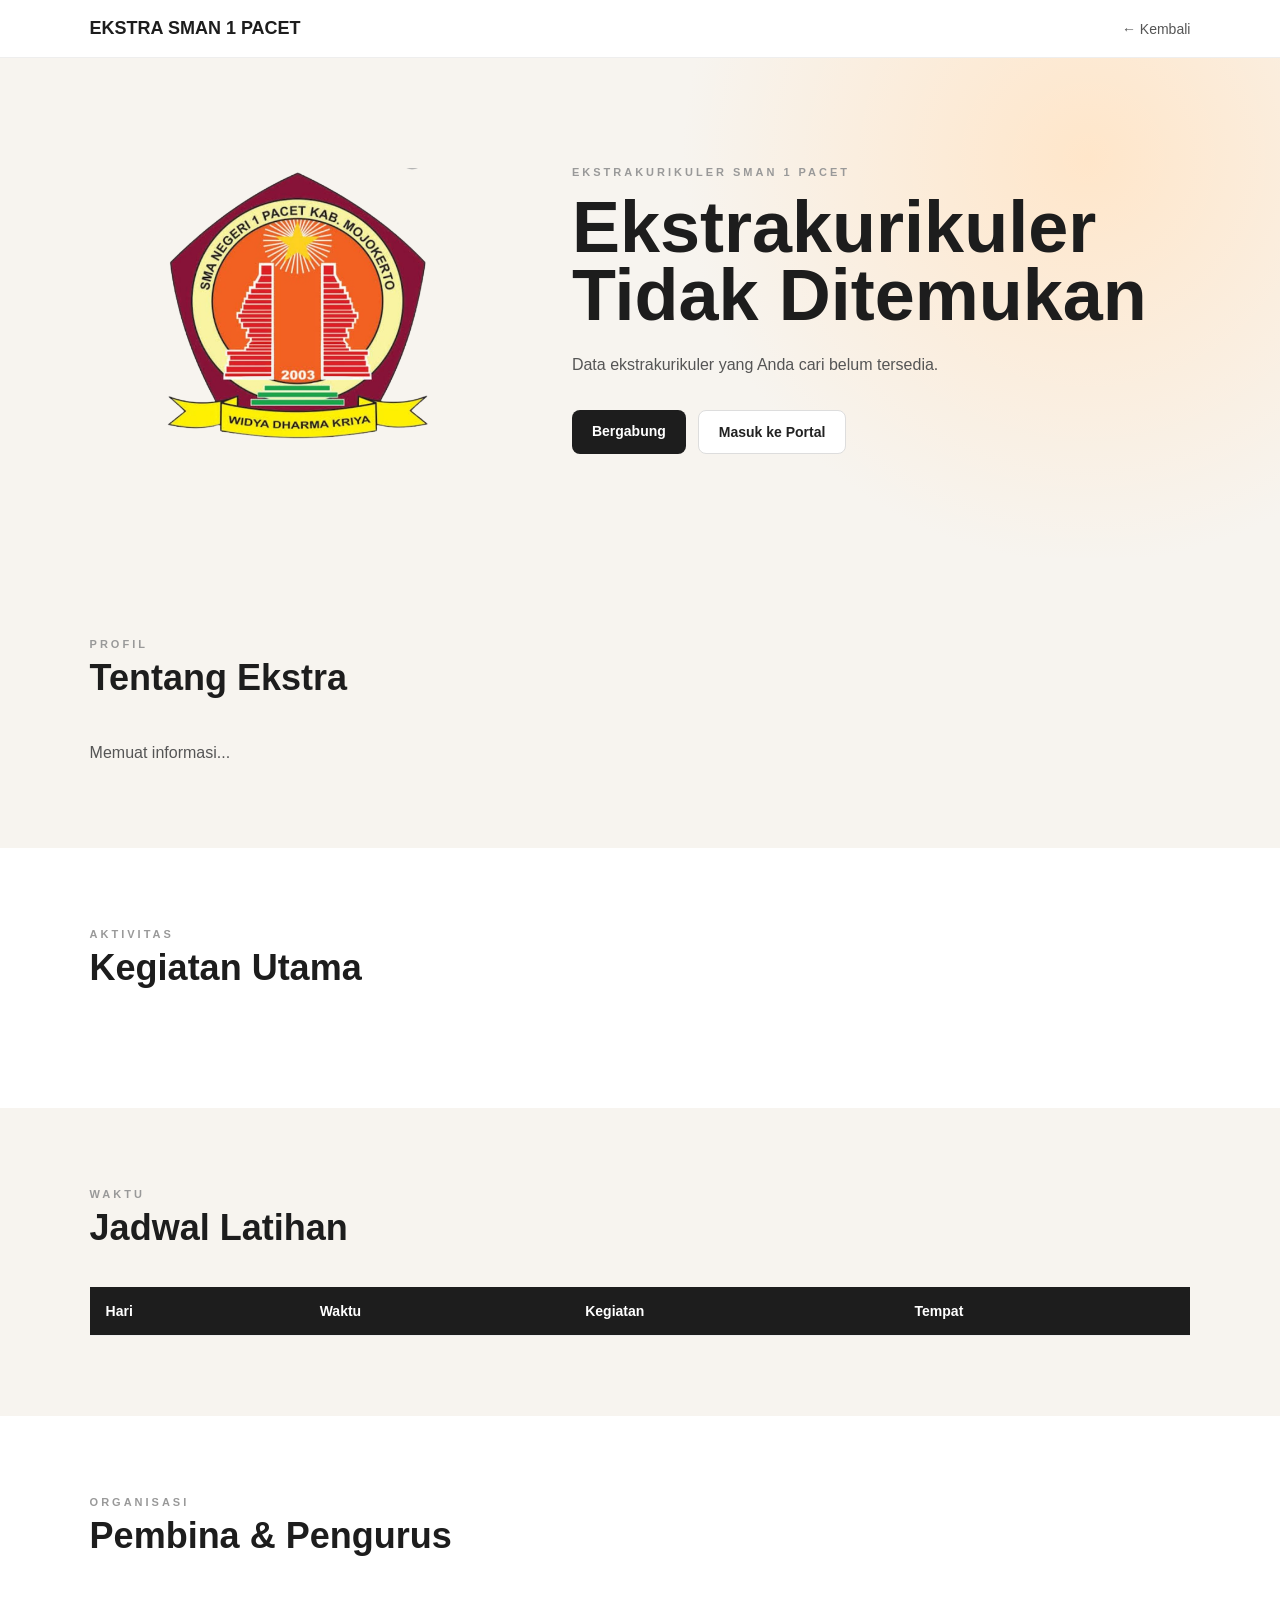
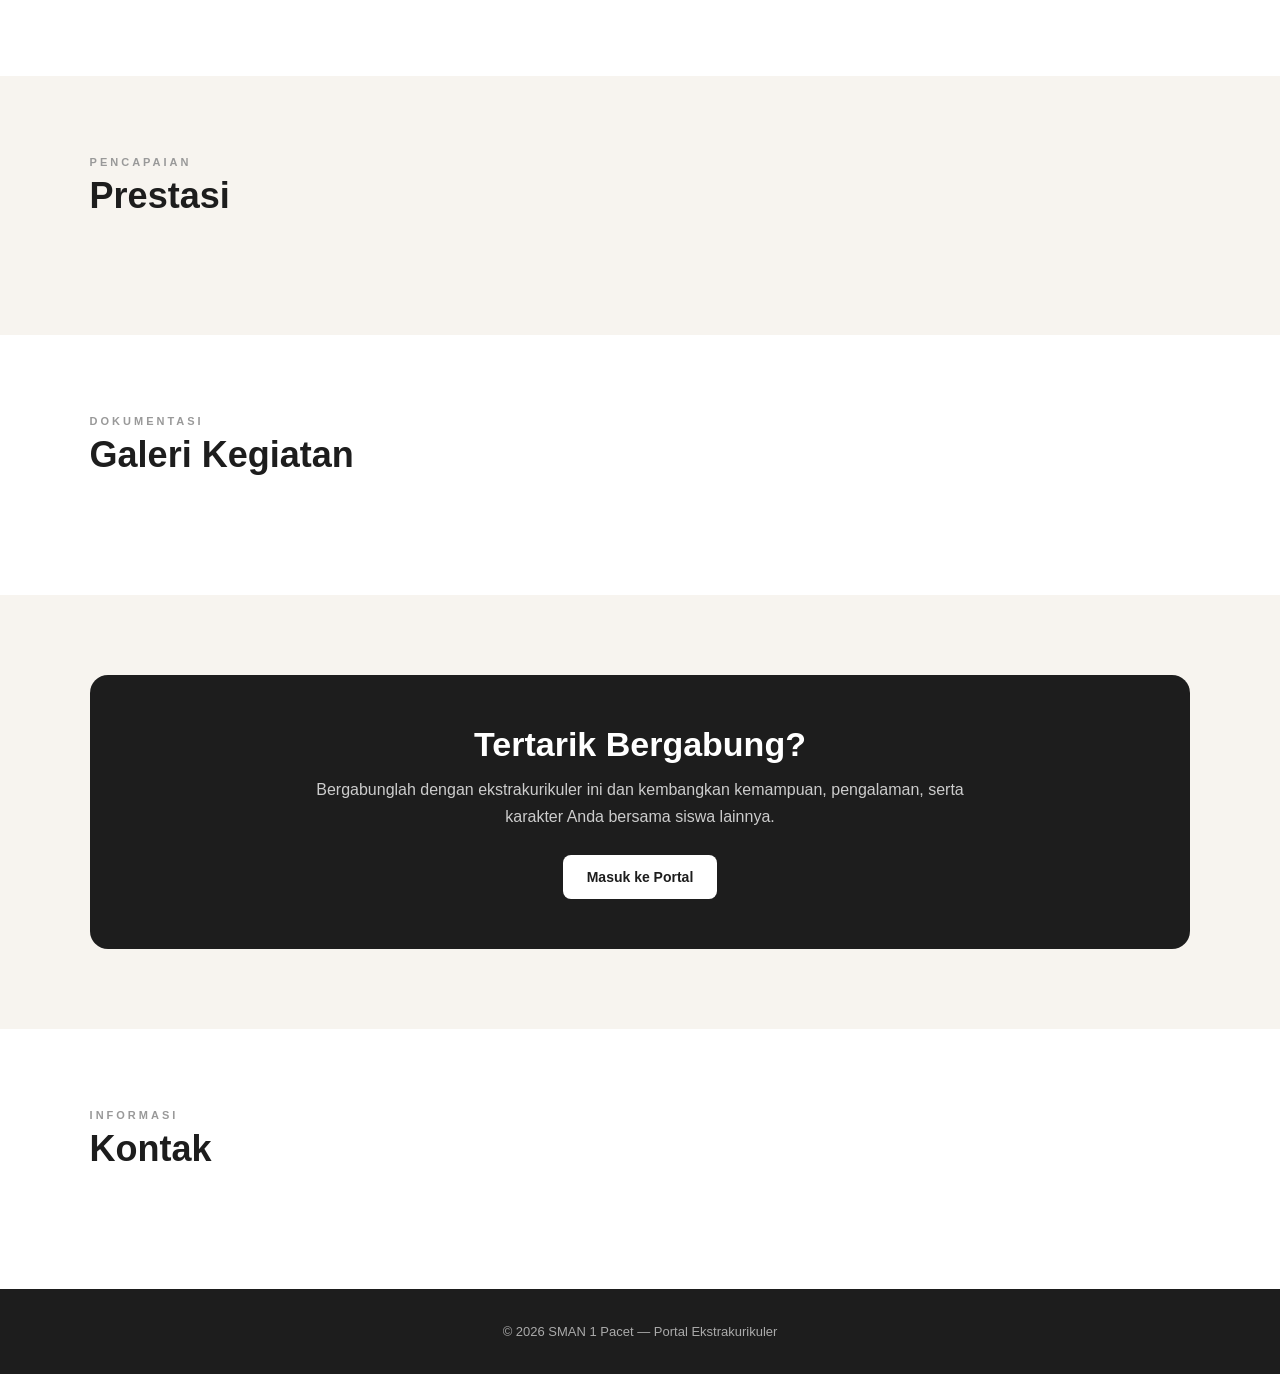
<file: detail.html>
<!DOCTYPE html>
<html lang="id">
<head>
    <meta charset="UTF-8">
    <meta name="viewport" content="width=device-width, initial-scale=1.0">

    <title>Detail Ekstrakurikuler - SMAN 1 Pacet</title>

    <style>
        * {
            box-sizing: border-box;
            margin: 0;
            padding: 0;
        }

        html {
            scroll-behavior: smooth;
        }

        body {
            font-family: Arial, sans-serif;
            background: #f7f4ef;
            color: #1d1d1d;
        }

        /* =========================
           NAVBAR
        ========================= */

        .navbar {
            position: sticky;
            top: 0;
            z-index: 100;

            display: flex;
            align-items: center;
            justify-content: space-between;

            padding: 18px 7%;

            background: rgba(255, 255, 255, 0.95);
            border-bottom: 1px solid #eee;

            backdrop-filter: blur(10px);
        }

        .brand {
            font-size: 18px;
            font-weight: 800;
            text-decoration: none;
            color: #1d1d1d;
        }

        .back-link {
            color: #555;
            font-size: 14px;
            text-decoration: none;
        }

        .back-link:hover {
            color: #111;
        }


        /* =========================
           HERO
        ========================= */

        .hero {
            min-height: 500px;

            display: grid;
            grid-template-columns: 0.8fr 1.2fr;
            align-items: center;

            gap: 70px;

            padding: 80px 7%;

            background:
                radial-gradient(
                    circle at 85% 20%,
                    #ffe6ca 0,
                    transparent 35%
                ),
                #f7f4ef;
        }

        .hero-logo {
            display: flex;
            align-items: center;
            justify-content: center;

            min-height: 320px;
        }

        .hero-logo img {
            width: 280px;
            height: 280px;

            object-fit: contain;
        }

        .hero-label {
            display: inline-block;

            margin-bottom: 15px;

            font-size: 11px;
            font-weight: 700;

            letter-spacing: 3px;

            color: #999;
        }

        .hero-title {
            margin-bottom: 12px;

            font-size: clamp(42px, 6vw, 72px);
            line-height: 0.95;
        }

        .hero-category {
            margin-bottom: 22px;

            font-size: 16px;
            font-weight: 600;

            color: #777;
        }

        .hero-description {
            max-width: 650px;

            margin-bottom: 30px;

            font-size: 16px;
            line-height: 1.8;

            color: #555;
        }

        .hero-buttons {
            display: flex;
            gap: 12px;
            flex-wrap: wrap;
        }

        .btn-primary,
        .btn-secondary {
            display: inline-block;

            padding: 13px 20px;

            border-radius: 8px;

            font-size: 14px;
            font-weight: 700;

            text-decoration: none;

            transition: 0.2s ease;
        }

        .btn-primary {
            background: #1d1d1d;
            color: white;
        }

        .btn-primary:hover {
            background: #333;
            transform: translateY(-2px);
        }

        .btn-secondary {
            border: 1px solid #ddd;
            background: white;
            color: #222;
        }

        .btn-secondary:hover {
            border-color: #aaa;
            transform: translateY(-2px);
        }


        /* =========================
           GENERAL SECTION
        ========================= */

        .section {
            padding: 80px 7%;
        }

        .section:nth-child(even) {
            background: #fff;
        }

        .section-heading {
            margin-bottom: 40px;
        }

        .section-label {
            display: block;

            margin-bottom: 8px;

            font-size: 11px;
            font-weight: 700;

            letter-spacing: 3px;

            color: #999;
        }

        .section-title {
            font-size: 36px;
            line-height: 1.1;
        }


        /* =========================
           ABOUT
        ========================= */

        .about-text {
            max-width: 850px;

            font-size: 16px;
            line-height: 1.9;

            color: #555;
        }


        /* =========================
           ACTIVITIES
        ========================= */

        .activity-grid {
            display: grid;

            grid-template-columns:
                repeat(3, minmax(0, 1fr));

            gap: 20px;
        }

        .activity-card {
            padding: 28px;

            background: #f7f4ef;

            border: 1px solid #eee;
            border-radius: 14px;
        }

        .activity-number {
            display: block;

            margin-bottom: 18px;

            font-size: 12px;
            font-weight: 700;

            color: #999;
        }

        .activity-card h3 {
            margin-bottom: 10px;

            font-size: 19px;
        }

        .activity-card p {
            font-size: 14px;
            line-height: 1.7;

            color: #777;
        }


        /* =========================
           SCHEDULE
        ========================= */

        .schedule-wrapper {
            overflow-x: auto;
        }

        .schedule {
            width: 100%;

            border-collapse: collapse;

            background: white;
        }

        .schedule th,
        .schedule td {
            padding: 16px;

            border-bottom: 1px solid #eee;

            text-align: left;

            font-size: 14px;
        }

        .schedule th {
            background: #1d1d1d;
            color: white;
        }

        .schedule td {
            color: #555;
        }


        /* =========================
           MANAGEMENT
        ========================= */

        .management-grid {
            display: grid;

            grid-template-columns:
                repeat(3, minmax(0, 1fr));

            gap: 20px;
        }

        .person-card {
            padding: 25px;

            border: 1px solid #eee;
            border-radius: 14px;

            background: #fff;
        }

        .person-role {
            display: block;

            margin-bottom: 8px;

            font-size: 11px;
            font-weight: 700;

            letter-spacing: 2px;

            color: #999;
        }

        .person-name {
            font-size: 18px;
            font-weight: 700;
        }


        /* =========================
           ACHIEVEMENTS
        ========================= */

        .achievement-list {
            display: grid;
            gap: 12px;
        }

        .achievement {
            padding: 20px;

            border: 1px solid #eee;
            border-radius: 12px;

            background: #fff;
        }

        .achievement strong {
            display: block;

            margin-bottom: 5px;

            font-size: 15px;
        }

        .achievement span {
            font-size: 13px;
            color: #777;
        }


        /* =========================
           GALLERY
        ========================= */

        .gallery {
            display: grid;

            grid-template-columns:
                repeat(4, minmax(0, 1fr));

            gap: 15px;
        }

        .gallery-item {
            aspect-ratio: 4 / 3;

            overflow: hidden;

            border-radius: 12px;

            background: #eee;
        }

        .gallery-item img {
            width: 100%;
            height: 100%;

            display: block;

            object-fit: cover;

            transition: transform 0.3s ease;
        }

        .gallery-item:hover img {
            transform: scale(1.05);
        }


        /* =========================
           JOIN
        ========================= */

        .join-box {
            padding: 50px;

            border-radius: 18px;

            background: #1d1d1d;
            color: white;

            text-align: center;
        }

        .join-box h2 {
            margin-bottom: 12px;

            font-size: 34px;
        }

        .join-box p {
            max-width: 650px;

            margin: 0 auto 25px;

            line-height: 1.7;

            color: #ccc;
        }

        .join-button {
            display: inline-block;

            padding: 14px 24px;

            border-radius: 8px;

            background: white;
            color: #1d1d1d;

            font-size: 14px;
            font-weight: 700;

            text-decoration: none;
        }


        /* =========================
           CONTACT
        ========================= */

        .contact-grid {
            display: grid;

            grid-template-columns:
                repeat(3, minmax(0, 1fr));

            gap: 20px;
        }

        .contact-card {
            padding: 25px;

            background: #f7f4ef;

            border-radius: 14px;
        }

        .contact-card span {
            display: block;

            margin-bottom: 8px;

            font-size: 11px;
            font-weight: 700;

            letter-spacing: 2px;

            color: #999;
        }

        .contact-card strong {
            font-size: 15px;
        }


        /* =========================
           FOOTER
        ========================= */

        footer {
            padding: 35px 7%;

            background: #1d1d1d;

            color: #aaa;

            text-align: center;

            font-size: 13px;
        }


        /* =========================
           RESPONSIVE
        ========================= */

        @media (max-width: 800px) {

            .hero {
                grid-template-columns: 1fr;

                text-align: center;

                gap: 30px;

                padding-top: 60px;
            }

            .hero-logo {
                min-height: 200px;
            }

            .hero-logo img {
                width: 190px;
                height: 190px;
            }

            .hero-description {
                margin-left: auto;
                margin-right: auto;
            }

            .hero-buttons {
                justify-content: center;
            }

            .activity-grid,
            .management-grid,
            .contact-grid {
                grid-template-columns: 1fr 1fr;
            }

            .gallery {
                grid-template-columns: 1fr 1fr;
            }
        }


        @media (max-width: 550px) {

            .navbar {
                padding: 16px 5%;
            }

            .hero {
                padding: 55px 5%;
            }

            .hero-title {
                font-size: 44px;
            }

            .section {
                padding: 60px 5%;
            }

            .section-title {
                font-size: 30px;
            }

            .activity-grid,
            .management-grid,
            .contact-grid,
            .gallery {
                grid-template-columns: 1fr;
            }

            .join-box {
                padding: 35px 22px;
            }

            .join-box h2 {
                font-size: 28px;
            }
        }
    </style>
</head>

<body>

    <!-- =========================
         NAVBAR
    ========================== -->

    <nav class="navbar">

        <a
            href="index.html"
            class="brand"
        >
            EKSTRA SMAN 1 PACET
        </a>

        <a
            href="index.html#ekstrakurikuler"
            class="back-link"
        >
            ← Kembali
        </a>

    </nav>


    <!-- =========================
         HERO
    ========================== -->

    <header class="hero">

        <div class="hero-logo">

            <img
                id="ekstraLogo"
                src="assets-image/SMAN1PACET-logo.png"
                alt="Logo Ekstrakurikuler"
            >

        </div>


        <div class="hero-content">

            <span class="hero-label">
                EKSTRAKURIKULER SMAN 1 PACET
            </span>

            <h1
                class="hero-title"
                id="ekstraName"
            >
                Ekstrakurikuler
            </h1>

            <p
                class="hero-category"
                id="ekstraCategory"
            >
                Kategori
            </p>

            <p
                class="hero-description"
                id="ekstraDescription"
            >
                Memuat informasi ekstrakurikuler...
            </p>

            <div class="hero-buttons">

                <a
                    href="#bergabung"
                    class="btn-primary"
                >
                    Bergabung
                </a>

                <a
                    id="loginButton"
                    href="login.html"
                    class="btn-secondary"
                >
                    Masuk ke Portal
                </a>

            </div>

        </div>

    </header>


    <!-- =========================
         TENTANG
    ========================== -->

    <section class="section">

        <div class="section-heading">

            <span class="section-label">
                PROFIL
            </span>

            <h2 class="section-title">
                Tentang Ekstra
            </h2>

        </div>

        <p
            class="about-text"
            id="aboutText"
        >
            Memuat informasi...
        </p>

    </section>


    <!-- =========================
         KEGIATAN
    ========================== -->

    <section class="section">

        <div class="section-heading">

            <span class="section-label">
                AKTIVITAS
            </span>

            <h2 class="section-title">
                Kegiatan Utama
            </h2>

        </div>

        <div
            class="activity-grid"
            id="activityGrid"
        ></div>

    </section>


    <!-- =========================
         JADWAL
    ========================== -->

    <section class="section">

        <div class="section-heading">

            <span class="section-label">
                WAKTU
            </span>

            <h2 class="section-title">
                Jadwal Latihan
            </h2>

        </div>

        <div class="schedule-wrapper">

            <table class="schedule">

                <thead>

                    <tr>
                        <th>Hari</th>
                        <th>Waktu</th>
                        <th>Kegiatan</th>
                        <th>Tempat</th>
                    </tr>

                </thead>

                <tbody id="scheduleBody"></tbody>

            </table>

        </div>

    </section>


    <!-- =========================
         PENGURUS
    ========================== -->

    <section class="section">

        <div class="section-heading">

            <span class="section-label">
                ORGANISASI
            </span>

            <h2 class="section-title">
                Pembina & Pengurus
            </h2>

        </div>

        <div
            class="management-grid"
            id="managementGrid"
        ></div>

    </section>


    <!-- =========================
         PRESTASI
    ========================== -->

    <section class="section">

        <div class="section-heading">

            <span class="section-label">
                PENCAPAIAN
            </span>

            <h2 class="section-title">
                Prestasi
            </h2>

        </div>

        <div
            class="achievement-list"
            id="achievementList"
        ></div>

    </section>


    <!-- =========================
         GALERI
    ========================== -->

    <section class="section">

        <div class="section-heading">

            <span class="section-label">
                DOKUMENTASI
            </span>

            <h2 class="section-title">
                Galeri Kegiatan
            </h2>

        </div>

        <div
            class="gallery"
            id="gallery"
        ></div>

    </section>


    <!-- =========================
         BERGABUNG
    ========================== -->

    <section
        class="section"
        id="bergabung"
    >

        <div class="join-box">

            <h2>
                Tertarik Bergabung?
            </h2>

            <p>
                Bergabunglah dengan ekstrakurikuler ini
                dan kembangkan kemampuan, pengalaman,
                serta karakter Anda bersama siswa lainnya.
            </p>

            <a
                id="joinButton"
                href="login.html"
                class="join-button"
            >
                Masuk ke Portal
            </a>

        </div>

    </section>


    <!-- =========================
         KONTAK
    ========================== -->

    <section class="section">

        <div class="section-heading">

            <span class="section-label">
                INFORMASI
            </span>

            <h2 class="section-title">
                Kontak
            </h2>

        </div>

        <div
            class="contact-grid"
            id="contactGrid"
        ></div>

    </section>


    <footer>

        © 2026 SMAN 1 Pacet —
        Portal Ekstrakurikuler

    </footer>


    <script>

        /*
         * ==========================================
         * DATA EKSTRAKURIKULER
         * ==========================================
         *
         * Untuk sementara saya isi contoh data
         * Paskibra dan Basket.
         *
         * Ekstra lainnya bisa ditambahkan dengan
         * struktur yang sama.
         */

        const ekstrakurikuler = {

            paskibra: {

                nama: "Paskibra",

                kategori: "Baris-berbaris & Kepemimpinan",

                logo:
                    "assets-image/ekstra-logo/PASSMAPA-logo.png",

                deskripsi:
                    "Ekstrakurikuler yang berfokus pada pembentukan kedisiplinan, kepemimpinan, ketangguhan, tanggung jawab, serta keterampilan baris-berbaris siswa.",

                tentang:
                    "Paskibra SMAN 1 Pacet merupakan wadah bagi siswa untuk mengembangkan kedisiplinan, kepemimpinan, kerja sama, serta rasa tanggung jawab melalui berbagai kegiatan latihan dan pembinaan.",

                kegiatan: [

                    {
                        nama: "Latihan PBB",
                        deskripsi:
                            "Pelatihan dasar dan lanjutan peraturan baris-berbaris."
                    },

                    {
                        nama: "Latihan Fisik",
                        deskripsi:
                            "Meningkatkan ketahanan dan kesiapan fisik anggota."
                    },

                    {
                        nama: "Kepemimpinan",
                        deskripsi:
                            "Melatih tanggung jawab, komunikasi, dan kepemimpinan."
                    },

                    {
                        nama: "Upacara",
                        deskripsi:
                            "Berpartisipasi dalam pelaksanaan upacara sekolah."
                    },

                    {
                        nama: "Perlombaan",
                        deskripsi:
                            "Mengikuti berbagai perlombaan PBB dan LKBB."
                    },

                    {
                        nama: "Kegiatan Sekolah",
                        deskripsi:
                            "Mendukung berbagai kegiatan resmi sekolah."
                    }

                ],

                jadwal: [

                    {
                        hari: "Selasa",
                        waktu: "15.00 - 17.00",
                        kegiatan: "Latihan Rutin",
                        tempat: "Lapangan Sekolah"
                    },

                    {
                        hari: "Kamis",
                        waktu: "15.00 - 17.00",
                        kegiatan: "Latihan Rutin",
                        tempat: "Lapangan Sekolah"
                    }

                ],

                pengurus: [

                    {
                        jabatan: "Pembina",
                        nama: "Nama Pembina"
                    },

                    {
                        jabatan: "Ketua",
                        nama: "Nama Ketua"
                    },

                    {
                        jabatan: "Wakil Ketua",
                        nama: "Nama Wakil Ketua"
                    }

                ],

                prestasi: [

                    {
                        nama: "Juara 1 LKBB",
                        detail: "Tingkat Kabupaten — 2025"
                    },

                    {
                        nama: "Juara 2 PBB",
                        detail: "Tingkat Kabupaten — 2025"
                    }

                ],

                galeri: [

                    "assets-image/plisiholder.png",
                    "assets-image/plisiholder.png",
                    "assets-image/plisiholder.png",
                    "assets-image/plisiholder.png"

                ],

                kontak: [

                    {
                        jenis: "Instagram",
                        isi: "@paskibra_sman1pacet"
                    },

                    {
                        jenis: "Sekretariat",
                        isi: "SMAN 1 Pacet"
                    },

                    {
                        jenis: "Pembina",
                        isi: "Nama Pembina"
                    }

                ]

            },


            basket: {

                nama: "Basket",

                kategori: "Olahraga",

                logo:
                    "assets-image/plisiholder.png",

                deskripsi:
                    "Ekstrakurikuler olahraga yang mengembangkan kemampuan bermain basket, kerja sama tim, kedisiplinan, dan sportivitas.",

                tentang:
                    "Basket menjadi wadah bagi siswa yang memiliki minat dalam olahraga bola basket untuk mengembangkan kemampuan teknik maupun kerja sama tim melalui latihan rutin dan pertandingan.",

                kegiatan: [

                    {
                        nama: "Basic Training",
                        deskripsi:
                            "Pembelajaran teknik dasar permainan basket."
                    },

                    {
                        nama: "Shooting",
                        deskripsi:
                            "Latihan akurasi dan teknik shooting."
                    },

                    {
                        nama: "Dribbling",
                        deskripsi:
                            "Latihan kontrol bola dan kemampuan dribbling."
                    },

                    {
                        nama: "Team Play",
                        deskripsi:
                            "Latihan strategi dan kerja sama tim."
                    },

                    {
                        nama: "Sparring",
                        deskripsi:
                            "Pertandingan latihan dengan tim lain."
                    },

                    {
                        nama: "Kompetisi",
                        deskripsi:
                            "Mengikuti berbagai kompetisi bola basket."
                    }

                ],

                jadwal: [

                    {
                        hari: "Senin",
                        waktu: "15.00 - 17.00",
                        kegiatan: "Latihan",
                        tempat: "Lapangan Basket"
                    },

                    {
                        hari: "Jumat",
                        waktu: "15.00 - 17.00",
                        kegiatan: "Latihan",
                        tempat: "Lapangan Basket"
                    }

                ],

                pengurus: [

                    {
                        jabatan: "Pembina",
                        nama: "Nama Pembina"
                    },

                    {
                        jabatan: "Ketua",
                        nama: "Nama Ketua"
                    },

                    {
                        jabatan: "Wakil Ketua",
                        nama: "Nama Wakil Ketua"
                    }

                ],

                prestasi: [

                    {
                        nama: "Prestasi Basket",
                        detail: "Tambahkan data prestasi di sini"
                    }

                ],

                galeri: [

                    "assets-image/plisiholder.png",
                    "assets-image/plisiholder.png",
                    "assets-image/plisiholder.png",
                    "assets-image/plisiholder.png"

                ],

                kontak: [

                    {
                        jenis: "Instagram",
                        isi: "@basket_sman1pacet"
                    },

                    {
                        jenis: "Sekretariat",
                        isi: "SMAN 1 Pacet"
                    },

                    {
                        jenis: "Pembina",
                        isi: "Nama Pembina"
                    }

                ]

            }

        };


        /*
         * ==========================================
         * MENGAMBIL EKSTRA DARI URL
         * ==========================================
         */

        const params =
            new URLSearchParams(window.location.search);

        const ekstraId =
            params.get("ekstra");


        /*
         * ==========================================
         * CEK DATA
         * ==========================================
         */

        const ekstra =
            ekstrakurikuler[ekstraId];


        if (!ekstra) {

            document.title =
                "Ekstrakurikuler Tidak Ditemukan";

            document.getElementById("ekstraName")
                .textContent =
                "Ekstrakurikuler Tidak Ditemukan";

            document.getElementById("ekstraCategory")
                .textContent =
                "";

            document.getElementById("ekstraDescription")
                .textContent =
                "Data ekstrakurikuler yang Anda cari belum tersedia.";

        } else {


            /*
             * ==========================================
             * HERO
             * ==========================================
             */

            document.title =
                `${ekstra.nama} - Ekstrakurikuler SMAN 1 Pacet`;

            document.getElementById("ekstraLogo")
                .src =
                ekstra.logo;

            document.getElementById("ekstraLogo")
                .alt =
                `Logo ${ekstra.nama}`;

            document.getElementById("ekstraName")
                .textContent =
                ekstra.nama;

            document.getElementById("ekstraCategory")
                .textContent =
                ekstra.kategori;

            document.getElementById("ekstraDescription")
                .textContent =
                ekstra.deskripsi;

            document.getElementById("aboutText")
                .textContent =
                ekstra.tentang;


            /*
             * ==========================================
             * LOGIN BUTTON
             * ==========================================
             */

            const loginUrl =
                `login.html?ekstra=${encodeURIComponent(ekstraId)}`;

            document.getElementById("loginButton")
                .href =
                loginUrl;

            document.getElementById("joinButton")
                .href =
                loginUrl;


            /*
             * ==========================================
             * KEGIATAN
             * ==========================================
             */

            const activityGrid =
                document.getElementById("activityGrid");

            ekstra.kegiatan.forEach(
                (item, index) => {

                    const card =
                        document.createElement("article");

                    card.className =
                        "activity-card";

                    card.innerHTML = `

                        <span class="activity-number">
                            ${String(index + 1).padStart(2, "0")}
                        </span>

                        <h3>
                            ${item.nama}
                        </h3>

                        <p>
                            ${item.deskripsi}
                        </p>

                    `;

                    activityGrid.appendChild(card);

                }
            );


            /*
             * ==========================================
             * JADWAL
             * ==========================================
             */

            const scheduleBody =
                document.getElementById("scheduleBody");

            ekstra.jadwal.forEach(
                item => {

                    const row =
                        document.createElement("tr");

                    row.innerHTML = `

                        <td>${item.hari}</td>

                        <td>${item.waktu}</td>

                        <td>${item.kegiatan}</td>

                        <td>${item.tempat}</td>

                    `;

                    scheduleBody.appendChild(row);

                }
            );


            /*
             * ==========================================
             * PENGURUS
             * ==========================================
             */

            const managementGrid =
                document.getElementById(
                    "managementGrid"
                );

            ekstra.pengurus.forEach(
                item => {

                    const card =
                        document.createElement("article");

                    card.className =
                        "person-card";

                    card.innerHTML = `

                        <span class="person-role">
                            ${item.jabatan}
                        </span>

                        <div class="person-name">
                            ${item.nama}
                        </div>

                    `;

                    managementGrid.appendChild(card);

                }
            );


            /*
             * ==========================================
             * PRESTASI
             * ==========================================
             */

            const achievementList =
                document.getElementById(
                    "achievementList"
                );

            ekstra.prestasi.forEach(
                item => {

                    const achievement =
                        document.createElement("div");

                    achievement.className =
                        "achievement";

                    achievement.innerHTML = `

                        <strong>
                            🏆 ${item.nama}
                        </strong>

                        <span>
                            ${item.detail}
                        </span>

                    `;

                    achievementList.appendChild(
                        achievement
                    );

                }
            );


            /*
             * ==========================================
             * GALERI
             * ==========================================
             */

            const gallery =
                document.getElementById("gallery");

            ekstra.galeri.forEach(
                (image, index) => {

                    const item =
                        document.createElement("div");

                    item.className =
                        "gallery-item";

                    item.innerHTML = `

                        <img
                            src="${image}"
                            alt="Dokumentasi ${ekstra.nama} ${index + 1}"
                        >

                    `;

                    gallery.appendChild(item);

                }
            );


            /*
             * ==========================================
             * KONTAK
             * ==========================================
             */

            const contactGrid =
                document.getElementById(
                    "contactGrid"
                );

            ekstra.kontak.forEach(
                item => {

                    const card =
                        document.createElement("div");

                    card.className =
                        "contact-card";

                    card.innerHTML = `

                        <span>
                            ${item.jenis}
                        </span>

                        <strong>
                            ${item.isi}
                        </strong>

                    `;

                    contactGrid.appendChild(card);

                }
            );

        }

    </script>

</body>
</html>
</file>
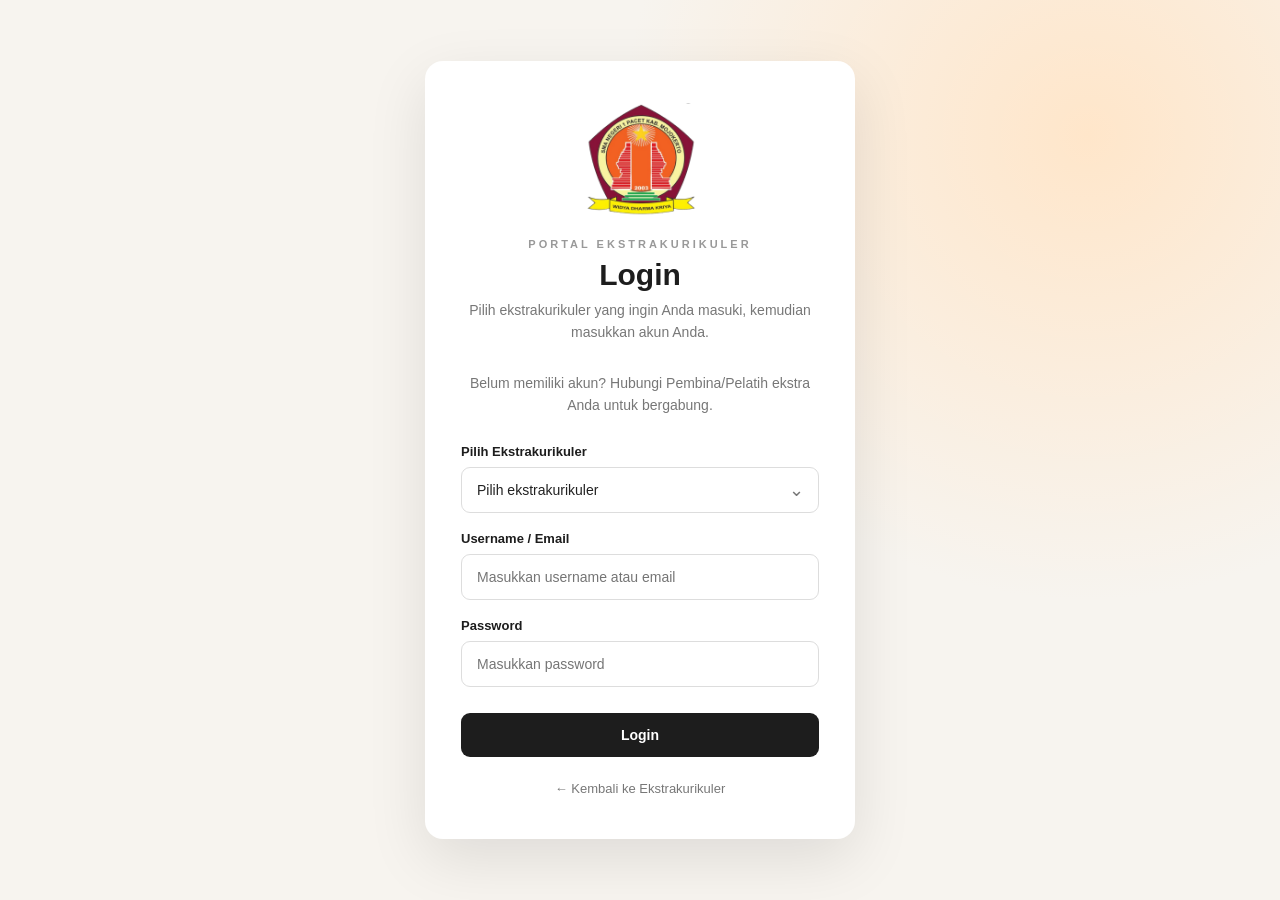
<file: login.html>
<!DOCTYPE html>
<html lang="id">
<head>
    <meta charset="UTF-8">
    <meta name="viewport" content="width=device-width, initial-scale=1.0">

    <title>Login - EKSTRA SMAN 1 PACET</title>

    <style>
        * {
            box-sizing: border-box;
            margin: 0;
            padding: 0;
        }

        body {
            min-height: 100vh;

            display: flex;
            align-items: center;
            justify-content: center;

            padding: 24px;

            font-family: Arial, sans-serif;

            background:
                radial-gradient(
                    circle at 85% 15%,
                    #ffe6ca 0,
                    transparent 35%
                ),
                #f7f4ef;

            color: #1d1d1d;
        }

        .login-wrapper {
            width: 100%;
            max-width: 430px;
        }

        .login-card {
            width: 100%;

            padding: 42px 36px;

            background: #fff;

            border-radius: 18px;

            box-shadow:
                0 20px 60px rgba(0, 0, 0, 0.10);

            text-align: center;
        }

        /* =========================
           LOGO
        ========================= */

        .ekstra-logo {
            width: 115px;
            height: 115px;

            margin: 0 auto 20px;

            display: flex;
            align-items: center;
            justify-content: center;
        }

        .ekstra-logo img {
            display: block;

            max-width: 100%;
            max-height: 100%;

            object-fit: contain;
        }

        /* =========================
           TITLE
        ========================= */

        .login-label {
            display: block;

            margin-bottom: 8px;

            font-size: 11px;
            font-weight: 700;

            letter-spacing: 3px;

            color: #999;
        }

        .login-title {
            margin-bottom: 8px;

            font-size: 30px;
            line-height: 1.1;
        }

        .login-description {
            margin-bottom: 28px;

            font-size: 14px;
            line-height: 1.6;

            color: #777;
        }

        /* =========================
           PILIH EKSTRA
        ========================= */

        .form-group {
            margin-bottom: 18px;

            text-align: left;
        }

        .form-group label {
            display: block;

            margin-bottom: 8px;

            font-size: 13px;
            font-weight: 600;
        }

        .select-wrapper {
            position: relative;
        }

        .select-wrapper::after {
            content: "⌄";

            position: absolute;

            right: 15px;
            top: 50%;

            transform: translateY(-50%);

            pointer-events: none;

            color: #777;

            font-size: 18px;
        }

        select {
            width: 100%;

            padding: 14px 42px 14px 15px;

            border: 1px solid #ddd;
            border-radius: 9px;

            outline: none;

            background: #fff;

            color: #222;

            font-size: 14px;

            appearance: none;

            cursor: pointer;

            transition:
                border-color 0.2s ease,
                box-shadow 0.2s ease;
        }

        select:focus {
            border-color: #222;

            box-shadow:
                0 0 0 3px rgba(0, 0, 0, 0.06);
        }

        /* =========================
           INPUT
        ========================= */

        input {
            width: 100%;

            padding: 14px 15px;

            border: 1px solid #ddd;
            border-radius: 9px;

            outline: none;

            font-size: 14px;

            transition:
                border-color 0.2s ease,
                box-shadow 0.2s ease;
        }

        input:focus {
            border-color: #222;

            box-shadow:
                0 0 0 3px rgba(0, 0, 0, 0.06);
        }

        /* =========================
           LOGIN BUTTON
        ========================= */

        .login-button {
            width: 100%;

            margin-top: 8px;

            padding: 14px;

            border: none;
            border-radius: 9px;

            background: #1d1d1d;
            color: #fff;

            font-size: 14px;
            font-weight: 700;

            cursor: pointer;

            transition:
                background 0.2s ease,
                transform 0.2s ease;
        }

        .login-button:hover {
            background: #333;

            transform: translateY(-1px);
        }

        /* =========================
           BACK
        ========================= */

        .back-link {
            display: inline-block;

            margin-top: 24px;

            color: #777;

            font-size: 13px;

            text-decoration: none;
        }

        .back-link:hover {
            color: #111;
        }

        /* =========================
           MOBILE
        ========================= */

        @media (max-width: 480px) {

            body {
                padding: 16px;
            }

            .login-card {
                padding: 32px 24px;
            }

            .ekstra-logo {
                width: 90px;
                height: 90px;
            }

            .login-title {
                font-size: 26px;
            }
        }
    </style>
</head>

<body>

    <main class="login-wrapper">

        <section class="login-card">

            <!-- LOGO -->
            <div class="ekstra-logo">

                <img
                    id="ekstraLogo"
                    src="assets-image/SMAN1PACET-logo.png"
                    alt="Logo Ekstrakurikuler"
                >

            </div>


            <!-- HEADER -->

            <span class="login-label">
                PORTAL EKSTRAKURIKULER
            </span>

            <h1
                class="login-title"
                id="ekstraName"
            >
                Login
            </h1>

            <p class="login-description">
                Pilih ekstrakurikuler yang ingin Anda masuki,
                kemudian masukkan akun Anda.
            </p>
            <p class="login-description">
                Belum memiliki akun? Hubungi Pembina/Pelatih
                ekstra Anda untuk bergabung.
            </p>

            <!-- FORM -->

            <form
                class="login-form"
                id="loginForm"
            >

                <!-- PILIH EKSTRA -->

                <div class="form-group">

                    <label for="ekstraSelect">
                        Pilih Ekstrakurikuler
                    </label>

                    <div class="select-wrapper">

                        <select
                            id="ekstraSelect"
                            name="ekstra"
                            required
                        >

                            <option value="">
                                Pilih ekstrakurikuler
                            </option>

                            <option value="paskibra">
                                Paskibra
                            </option>

                            <option value="basket">
                                Basket
                            </option>

                            <option value="spartan">
                                Spartan
                            </option>

                            <option value="remas">
                                REMAS
                            </option>

                            <option value="pikr">
                                PIKR
                            </option>

                            <option value="ipsi">
                                IPSI
                            </option>

                            <option value="futsal">
                                Futsal
                            </option>

                            <option value="karawitan">
                                Karawitan
                            </option>

                            <option value="gateball">
                                Gateball
                            </option>

                            <option value="musik">
                                Musik
                            </option>

                            <option value="padus">
                                Padus
                            </option>

                            <option value="ecc">
                                ECC
                            </option>

                            <option value="tari">
                                Tari
                            </option>

                            <option value="dance">
                                Dance
                            </option>

                            <option value="nihongo">
                                Nihongo
                            </option>

                            <option value="esport">
                                Esport
                            </option>

                            <option value="kwu">
                                KWU
                            </option>

                            <option value="kopsis">
                                KOPSIS
                            </option>

                            <option value="banjari">
                                Banjari
                            </option>

                            <option value="tahfidz">
                                Tahfidz
                            </option>

                            <option value="mtq">
                                MTQ
                            </option>

                            <option value="volly">
                                Volly
                            </option>

                            <option value="spekta">
                                Spekta
                            </option>

                            <option value="multimedia">
                                Multimedia
                            </option>

                            <option value="teater">
                                Teater
                            </option>

                            <option value="pmr">
                                PMR
                            </option>

                            <option value="ambalan">
                                Ambalan
                            </option>

                            <option value="pramuka">
                                Pramuka (Wajib)
                            </option>

                            <option value="kti">
                                KTI
                            </option>

                        </select>

                    </div>

                </div>


                <!-- USERNAME -->

                <div class="form-group">

                    <label for="username">
                        Username / Email
                    </label>

                    <input
                        type="text"
                        id="username"
                        name="username"
                        placeholder="Masukkan username atau email"
                        autocomplete="username"
                        required
                    >

                </div>


                <!-- PASSWORD -->

                <div class="form-group">

                    <label for="password">
                        Password
                    </label>

                    <input
                        type="password"
                        id="password"
                        name="password"
                        placeholder="Masukkan password"
                        autocomplete="current-password"
                        required
                    >

                </div>


                <!-- BUTTON -->

                <button
                    type="submit"
                    class="login-button"
                >
                    Login
                </button>

            </form>


            <a
                href="index.html#ekstrakurikuler"
                class="back-link"
            >
                ← Kembali ke Ekstrakurikuler
            </a>

        </section>

    </main>


    <script>

        /*
         * ==========================================
         * DATA EKSTRAKURIKULER
         * ==========================================
         */

        const ekstrakurikuler = {

            paskibra: {
                name: "Paskibra",
                logo: "assets-image/ekstra-logo/PASSMAPA-logo.png"
            },

            basket: {
                name: "Basket",
                logo: "assets-image/plisiholder.png"
            },

            spartan: {
                name: "Spartan",
                logo: "assets-image/plisiholder.png"
            },

            remas: {
                name: "REMAS",
                logo: "assets-image/plisiholder.png"
            },

            pikr: {
                name: "PIKR",
                logo: "assets-image/plisiholder.png"
            },

            ipsi: {
                name: "IPSI",
                logo: "assets-image/plisiholder.png"
            },

            futsal: {
                name: "Futsal",
                logo: "assets-image/plisiholder.png"
            },

            karawitan: {
                name: "Karawitan",
                logo: "assets-image/plisiholder.png"
            },

            gateball: {
                name: "Gateball",
                logo: "assets-image/plisiholder.png"
            },

            musik: {
                name: "Musik",
                logo: "assets-image/plisiholder.png"
            },

            padus: {
                name: "Padus",
                logo: "assets-image/plisiholder.png"
            },

            ecc: {
                name: "ECC",
                logo: "assets-image/plisiholder.png"
            },

            tari: {
                name: "Tari",
                logo: "assets-image/plisiholder.png"
            },

            dance: {
                name: "Dance",
                logo: "assets-image/plisiholder.png"
            },

            nihongo: {
                name: "Nihongo",
                logo: "assets-image/plisiholder.png"
            },

            esport: {
                name: "Esport",
                logo: "assets-image/plisiholder.png"
            },

            kwu: {
                name: "KWU",
                logo: "assets-image/plisiholder.png"
            },

            kopsis: {
                name: "KOPSIS",
                logo: "assets-image/plisiholder.png"
            },

            banjari: {
                name: "Banjari",
                logo: "assets-image/plisiholder.png"
            },

            tahfidz: {
                name: "Tahfidz",
                logo: "assets-image/plisiholder.png"
            },

            mtq: {
                name: "MTQ",
                logo: "assets-image/plisiholder.png"
            },

            volly: {
                name: "Volly",
                logo: "assets-image/plisiholder.png"
            },

            spekta: {
                name: "Spekta",
                logo: "assets-image/plisiholder.png"
            },

            multimedia: {
                name: "Multimedia",
                logo: "assets-image/plisiholder.png"
            },

            teater: {
                name: "Teater",
                logo: "assets-image/plisiholder.png"
            },

            pmr: {
                name: "PMR",
                logo: "assets-image/plisiholder.png"
            },

            ambalan: {
                name: "Ambalan",
                logo: "assets-image/plisiholder.png"
            },

            pramuka: {
                name: "Pramuka (Wajib)",
                logo: "assets-image/plisiholder.png"
            },

            kti: {
                name: "KTI",
                logo: "assets-image/plisiholder.png"
            }

        };


        /*
         * ==========================================
         * ELEMENT
         * ==========================================
         */

        const ekstraSelect =
            document.getElementById("ekstraSelect");

        const ekstraLogo =
            document.getElementById("ekstraLogo");

        const ekstraName =
            document.getElementById("ekstraName");


        /*
         * ==========================================
         * SAAT EKSTRA DIPILIH
         * ==========================================
         */

        ekstraSelect.addEventListener(
            "change",
            function () {

                const selected =
                    ekstrakurikuler[this.value];

                if (!selected) {

                    ekstraName.textContent =
                        "Login";

                    ekstraLogo.src =
                        "assets-image/SMAN1PACET-logo.png";

                    ekstraLogo.alt =
                        "Logo SMAN 1 Pacet";

                    return;
                }


                ekstraName.textContent =
                    selected.name;

                ekstraLogo.src =
                    selected.logo;

                ekstraLogo.alt =
                    `Logo ${selected.name}`;

            }
        );


        /*
         * ==========================================
         * LOGIN SEMENTARA
         * ==========================================
         */

        document
            .getElementById("loginForm")
            .addEventListener(
                "submit",
                function (event) {

                    event.preventDefault();

                    const selected =
                        ekstrakurikuler[
                            ekstraSelect.value
                        ];

                    if (!selected) {
                        return;
                    }

                    alert(
                        `Login ${selected.name} belum terhubung ke sistem.`
                    );

                }
            );

    </script>

</body>
</html>
</file>
